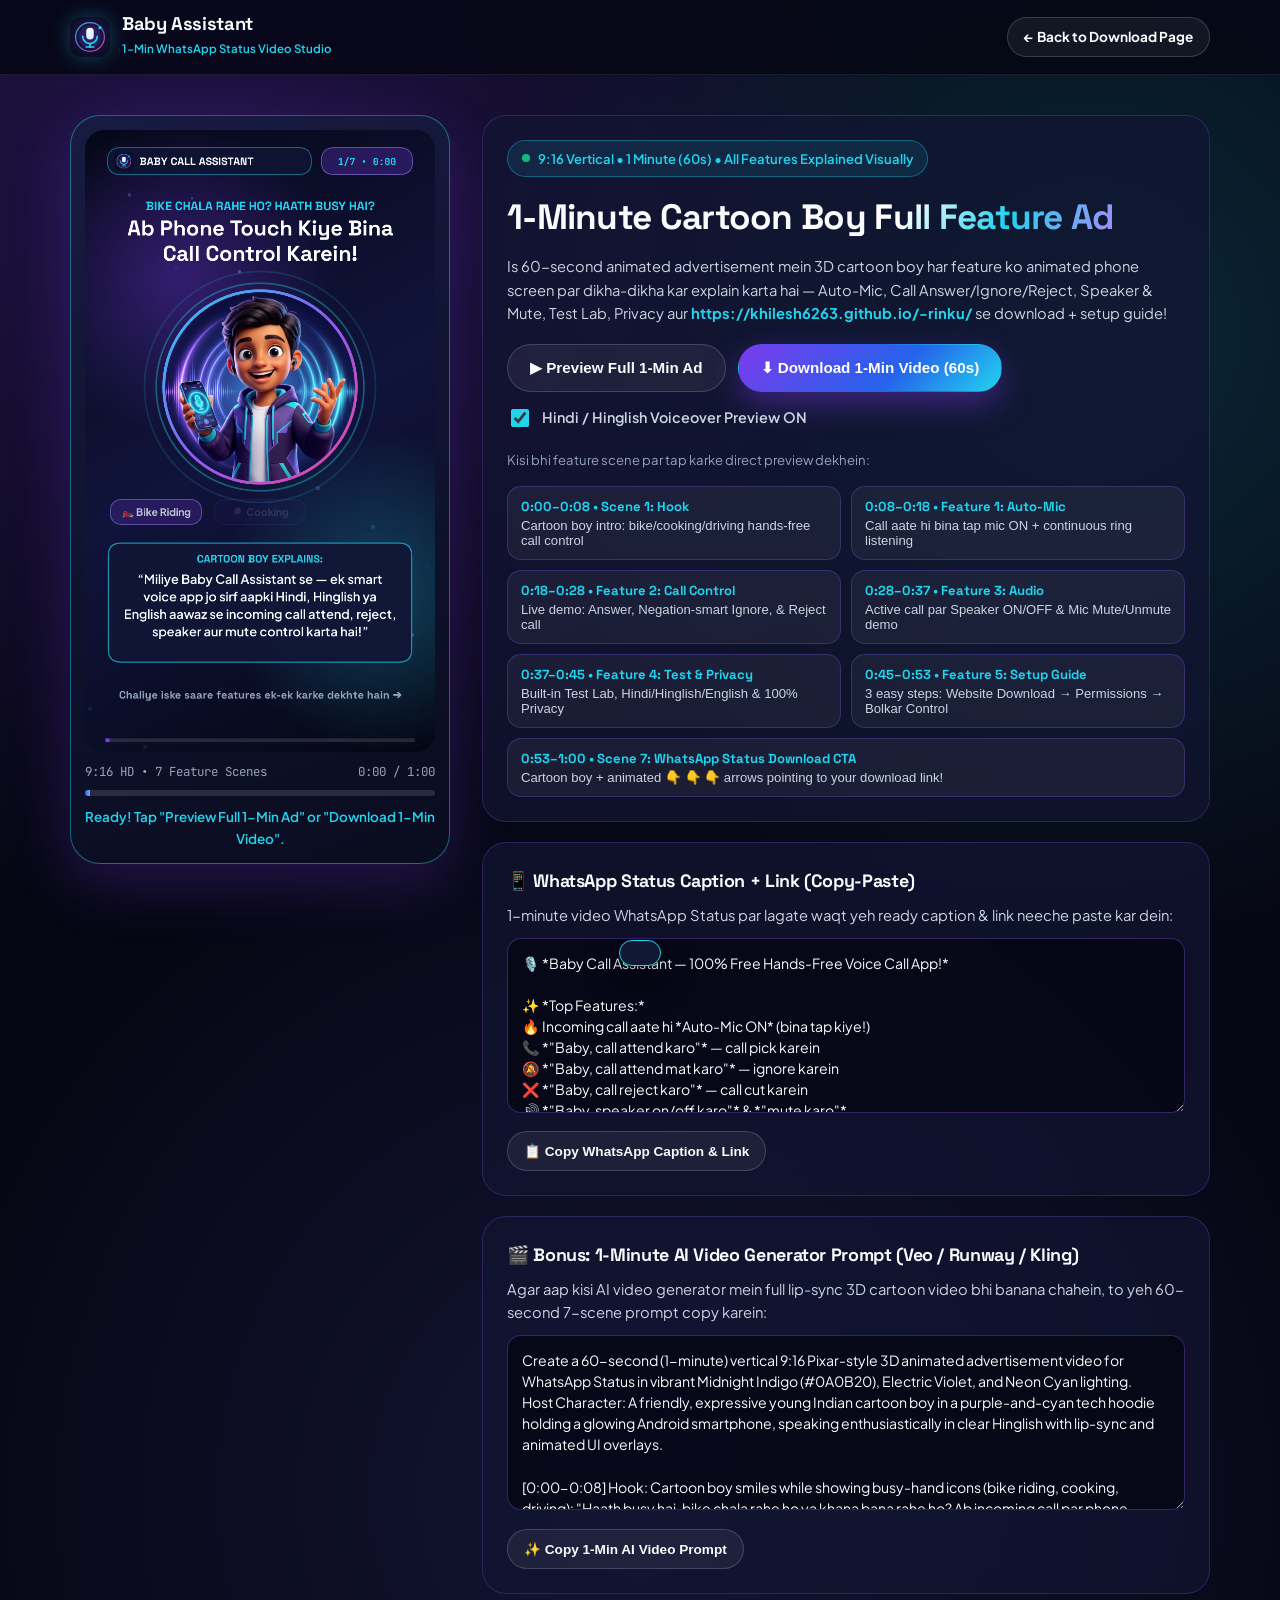
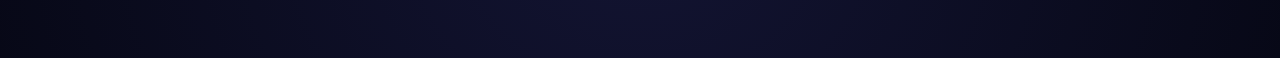
<file: docs/promo.html>
<!DOCTYPE html>
<html lang="en">
<head>
  <meta charset="UTF-8" />
  <meta name="viewport" content="width=device-width, initial-scale=1.0" />
  <title>Baby Assistant — 1-Minute WhatsApp Status Promo Video Studio</title>
  <meta
    name="description"
    content="Preview and download a 1-minute (60s) 9:16 vertical WhatsApp Status advertisement video featuring a 3D cartoon boy visually demonstrating every Baby Call Assistant feature."
  />
  <meta name="theme-color" content="#0A0B20" />
  <link rel="icon" type="image/svg+xml" href="./assets/baby-icon.svg" />
  <link rel="preconnect" href="https://fonts.googleapis.com" />
  <link rel="preconnect" href="https://fonts.gstatic.com" crossorigin />
  <link
    href="https://fonts.googleapis.com/css2?family=JetBrains+Mono:wght@500;700&family=Plus+Jakarta+Sans:wght@400;500;600;700;800&family=Space+Grotesk:wght@600;700&display=swap"
    rel="stylesheet"
  />
  <link rel="stylesheet" href="./styles.css" />
  <style>
    .promo-layout {
      display: grid;
      grid-template-columns: minmax(280px, 380px) 1fr;
      gap: 32px;
      align-items: start;
      padding: 40px 0 64px;
    }

    .canvas-shell {
      background: linear-gradient(160deg, rgba(24, 28, 66, 0.92), rgba(10, 12, 32, 0.98));
      border: 1px solid var(--border-glow);
      border-radius: 30px;
      padding: 14px;
      box-shadow: var(--shadow-glow);
    }

    #promo-canvas {
      width: 100%;
      aspect-ratio: 9 / 16;
      border-radius: 20px;
      display: block;
      background: #060818;
    }

    .progress-meta {
      display: flex;
      justify-content: space-between;
      align-items: center;
      margin-top: 10px;
      font-size: 0.78rem;
      color: var(--text-muted);
      font-family: "JetBrains Mono", monospace;
    }

    .progress-track {
      height: 6px;
      border-radius: 999px;
      background: rgba(255, 255, 255, 0.12);
      overflow: hidden;
      margin-top: 8px;
    }

    .progress-fill {
      height: 100%;
      width: 0%;
      background: linear-gradient(90deg, var(--violet), var(--cyan));
      transition: width 0.1s linear;
    }

    .status-line {
      font-size: 0.84rem;
      color: var(--cyan);
      margin-top: 10px;
      text-align: center;
      font-weight: 600;
      min-height: 22px;
    }

    .promo-controls {
      display: flex;
      flex-direction: column;
      gap: 20px;
    }

    .control-buttons {
      display: flex;
      flex-wrap: wrap;
      gap: 12px;
    }

    .voice-switch {
      display: inline-flex;
      align-items: center;
      gap: 10px;
      color: var(--text-secondary);
      font-size: 0.9rem;
      font-weight: 600;
      cursor: pointer;
    }

    .voice-switch input {
      width: 18px;
      height: 18px;
      accent-color: var(--cyan);
    }

    .copy-area {
      width: 100%;
      min-height: 175px;
      background: rgba(6, 7, 20, 0.85);
      border: 1px solid rgba(139, 92, 246, 0.35);
      border-radius: 14px;
      color: var(--text-primary);
      padding: 14px;
      font-family: "Plus Jakarta Sans", sans-serif;
      font-size: 0.88rem;
      line-height: 1.5;
      resize: vertical;
      margin: 10px 0 12px;
    }

    .scene-list {
      display: grid;
      grid-template-columns: 1fr 1fr;
      gap: 10px;
      margin-top: 16px;
    }

    .scene-pill {
      background: rgba(255, 255, 255, 0.05);
      border: 1px solid rgba(139, 92, 246, 0.28);
      border-radius: 14px;
      padding: 11px 13px;
      font-size: 0.82rem;
      color: var(--text-secondary);
      text-align: left;
      cursor: pointer;
      transition: border-color 0.2s ease, background 0.2s ease;
    }

    .scene-pill:hover {
      border-color: var(--cyan);
      background: rgba(34, 211, 238, 0.12);
    }

    .scene-pill strong {
      display: block;
      color: var(--cyan);
      margin-bottom: 3px;
      font-family: "Space Grotesk", sans-serif;
    }

    @media (max-width: 860px) {
      .promo-layout {
        grid-template-columns: 1fr;
      }

      .canvas-shell {
        max-width: 360px;
        margin: 0 auto;
        width: 100%;
      }
    }

    @media (max-width: 520px) {
      .scene-list {
        grid-template-columns: 1fr;
      }
    }
  </style>
</head>
<body>
  <header class="navbar">
    <div class="container nav-inner">
      <a href="./index.html" class="brand">
        <img src="./assets/baby-icon.svg" alt="Baby Assistant Logo" width="40" height="40" />
        <div>
          <span class="brand-name">Baby Assistant</span>
          <span class="brand-sub">1-Min WhatsApp Status Video Studio</span>
        </div>
      </a>

      <div class="nav-actions">
        <a href="./index.html" class="btn btn-secondary btn-compact">← Back to Download Page</a>
      </div>
    </div>
  </header>

  <main class="container">
    <div class="promo-layout">
      <!-- Left: 9:16 Vertical 1-Minute WhatsApp Status Ad Player -->
      <div class="canvas-shell">
        <canvas id="promo-canvas" width="720" height="1280" aria-label="Baby Assistant 1-minute WhatsApp Status advertisement video preview"></canvas>
        <div class="progress-meta">
          <span>9:16 HD • 7 Feature Scenes</span>
          <span id="promo-time-label">0:00 / 1:00</span>
        </div>
        <div class="progress-track">
          <div id="promo-progress-fill" class="progress-fill"></div>
        </div>
        <div id="promo-status" class="status-line">
          Ready! Tap "Preview Full 1-Min Ad" or "Download 1-Min Video".
        </div>
      </div>

      <!-- Right: Controls, Clickable Feature Scenes, Caption & AI Video Prompt -->
      <div class="promo-controls">
        <div class="glass-card">
          <div class="pill-badge" style="margin-bottom: 12px;">
            <span class="pulse-dot" aria-hidden="true"></span>
            <span>9:16 Vertical • 1 Minute (60s) • All Features Explained Visually</span>
          </div>
          <h1 style="font-size: clamp(1.6rem, 3vw, 2.2rem); margin-bottom: 10px;">
            1-Minute Cartoon Boy <span class="gradient-text">Full Feature Ad</span>
          </h1>
          <p style="color: var(--text-secondary); margin-bottom: 18px;">
            Is 60-second animated advertisement mein 3D cartoon boy har feature ko animated phone screen par dikha-dikha kar explain karta hai — Auto-Mic, Call Answer/Ignore/Reject, Speaker &amp; Mute, Test Lab, Privacy aur <strong id="promo-site-url" style="color: var(--cyan);"></strong> se download + setup guide!
          </p>

          <div class="control-buttons">
            <button type="button" id="btn-play-preview" class="btn btn-secondary">
              ▶ Preview Full 1-Min Ad
            </button>
            <button type="button" id="btn-record-video" class="btn btn-primary">
              ⬇ Download 1-Min Video (60s)
            </button>
          </div>

          <div style="margin-top: 14px;">
            <label class="voice-switch">
              <input type="checkbox" id="toggle-voiceover" checked />
              <span>Hindi / Hinglish Voiceover Preview ON</span>
            </label>
          </div>

          <p style="color: var(--text-muted); font-size: 0.82rem; margin: 16px 0 4px;">
            Kisi bhi feature scene par tap karke direct preview dekhein:
          </p>
          <div class="scene-list">
            <button type="button" class="scene-pill" data-jump-sec="0">
              <strong>0:00–0:08 • Scene 1: Hook</strong>
              Cartoon boy intro: bike/cooking/driving hands-free call control
            </button>
            <button type="button" class="scene-pill" data-jump-sec="8">
              <strong>0:08–0:18 • Feature 1: Auto-Mic</strong>
              Call aate hi bina tap mic ON + continuous ring listening
            </button>
            <button type="button" class="scene-pill" data-jump-sec="18">
              <strong>0:18–0:28 • Feature 2: Call Control</strong>
              Live demo: Answer, Negation-smart Ignore, &amp; Reject call
            </button>
            <button type="button" class="scene-pill" data-jump-sec="28">
              <strong>0:28–0:37 • Feature 3: Audio</strong>
              Active call par Speaker ON/OFF &amp; Mic Mute/Unmute demo
            </button>
            <button type="button" class="scene-pill" data-jump-sec="37">
              <strong>0:37–0:45 • Feature 4: Test &amp; Privacy</strong>
              Built-in Test Lab, Hindi/Hinglish/English &amp; 100% Privacy
            </button>
            <button type="button" class="scene-pill" data-jump-sec="45">
              <strong>0:45–0:53 • Feature 5: Setup Guide</strong>
              3 easy steps: Website Download → Permissions → Bolkar Control
            </button>
            <button type="button" class="scene-pill" data-jump-sec="53" style="grid-column: 1 / -1;">
              <strong>0:53–1:00 • Scene 7: WhatsApp Status Download CTA</strong>
              Cartoon boy + animated 👇 👇 👇 arrows pointing to your download link!
            </button>
          </div>
        </div>

        <div class="glass-card">
          <h3>📱 WhatsApp Status Caption + Link (Copy-Paste)</h3>
          <p>1-minute video WhatsApp Status par lagate waqt yeh ready caption &amp; link neeche paste kar dein:</p>
          <textarea id="whatsapp-caption-text" class="copy-area" readonly></textarea>
          <button type="button" id="btn-copy-caption" class="btn btn-secondary btn-compact">
            📋 Copy WhatsApp Caption &amp; Link
          </button>
        </div>

        <div class="glass-card">
          <h3>🎬 Bonus: 1-Minute AI Video Generator Prompt (Veo / Runway / Kling)</h3>
          <p>Agar aap kisi AI video generator mein full lip-sync 3D cartoon video bhi banana chahein, to yeh 60-second 7-scene prompt copy karein:</p>
          <textarea id="ai-video-prompt-text" class="copy-area" readonly></textarea>
          <button type="button" id="btn-copy-ai-prompt" class="btn btn-secondary btn-compact">
            ✨ Copy 1-Min AI Video Prompt
          </button>
        </div>
      </div>
    </div>
  </main>

  <div id="toast" class="toast" role="status" aria-live="polite"></div>
  <script src="./promo.js" defer></script>
</body>
</html>
</file>
<file: docs/styles.css>
:root {
  --bg-deep: #060714;
  --bg-surface: #0E1128;
  --bg-card: rgba(18, 22, 50, 0.72);
  --border-subtle: rgba(139, 92, 246, 0.24);
  --border-glow: rgba(34, 211, 238, 0.45);
  --text-primary: #F8FAFC;
  --text-secondary: #CBD5E1;
  --text-muted: #94A3B8;
  --violet: #7C3AED;
  --violet-light: #A78BFA;
  --cyan: #22D3EE;
  --emerald: #10B981;
  --rose: #F43F5E;
  --amber: #F59E0B;
  --radius-lg: 24px;
  --radius-md: 16px;
  --radius-pill: 999px;
  --shadow-glow: 0 20px 60px rgba(124, 58, 237, 0.24);
}

*,
*::before,
*::after {
  box-sizing: border-box;
}

html {
  scroll-behavior: smooth;
}

body {
  margin: 0;
  font-family: "Plus Jakarta Sans", -apple-system, BlinkMacSystemFont, "Segoe UI", sans-serif;
  background: radial-gradient(circle at 15% 10%, rgba(124, 58, 237, 0.24), transparent 40%),
    radial-gradient(circle at 85% 20%, rgba(34, 211, 238, 0.16), transparent 36%),
    radial-gradient(circle at 50% 90%, rgba(99, 102, 241, 0.14), transparent 45%),
    var(--bg-deep);
  color: var(--text-primary);
  line-height: 1.6;
  min-height: 100vh;
  overflow-x: hidden;
}

h1, h2, h3, h4, .brand-name {
  font-family: "Space Grotesk", sans-serif;
  letter-spacing: -0.02em;
  margin-top: 0;
}

code, .mono {
  font-family: "JetBrains Mono", monospace;
}

a {
  color: inherit;
  text-decoration: none;
}

.container {
  width: min(1140px, 92%);
  margin: 0 auto;
}

/* Navbar */
.navbar {
  position: sticky;
  top: 0;
  z-index: 50;
  background: rgba(6, 7, 20, 0.82);
  backdrop-filter: blur(18px);
  border-bottom: 1px solid rgba(255, 255, 255, 0.08);
}

.nav-inner {
  display: flex;
  align-items: center;
  justify-content: space-between;
  gap: 16px;
  padding: 14px 0;
}

.brand {
  display: flex;
  align-items: center;
  gap: 12px;
}

.brand img {
  width: 40px;
  height: 40px;
  border-radius: 12px;
  box-shadow: 0 0 20px rgba(34, 211, 238, 0.3);
}

.brand-name {
  font-size: 1.15rem;
  font-weight: 700;
  display: block;
  line-height: 1.1;
}

.brand-sub {
  font-size: 0.72rem;
  color: var(--cyan);
  font-weight: 600;
}

.nav-links {
  display: flex;
  align-items: center;
  gap: 24px;
  color: var(--text-secondary);
  font-size: 0.92rem;
  font-weight: 500;
}

.nav-links a:hover {
  color: var(--cyan);
}

.nav-actions {
  display: flex;
  align-items: center;
  gap: 10px;
}

.lang-toggle {
  display: inline-flex;
  background: rgba(255, 255, 255, 0.06);
  border: 1px solid rgba(255, 255, 255, 0.12);
  border-radius: var(--radius-pill);
  padding: 3px;
}

.lang-btn {
  border: none;
  background: transparent;
  color: var(--text-muted);
  font-size: 0.78rem;
  font-weight: 600;
  padding: 6px 12px;
  border-radius: var(--radius-pill);
  cursor: pointer;
  transition: 0.2s ease;
}

.lang-btn.active {
  background: linear-gradient(135deg, var(--violet), #4F46E5);
  color: #fff;
}

/* Buttons */
.btn {
  display: inline-flex;
  align-items: center;
  justify-content: center;
  gap: 10px;
  min-height: 48px;
  padding: 12px 22px;
  border-radius: var(--radius-pill);
  font-weight: 700;
  font-size: 0.95rem;
  border: 1px solid transparent;
  cursor: pointer;
  transition: transform 0.18s ease, box-shadow 0.2s ease, border-color 0.2s ease;
}

.btn:hover {
  transform: translateY(-2px);
}

.btn-primary {
  background: linear-gradient(135deg, var(--violet), #2563EB 60%, var(--cyan));
  color: #fff;
  box-shadow: 0 12px 32px rgba(124, 58, 237, 0.42);
}

.btn-primary:hover {
  box-shadow: 0 16px 40px rgba(34, 211, 238, 0.35);
}

.btn-secondary {
  background: rgba(255, 255, 255, 0.06);
  border-color: rgba(255, 255, 255, 0.16);
  color: var(--text-primary);
}

.btn-secondary:hover {
  border-color: var(--cyan);
}

.btn-compact {
  min-height: 40px;
  padding: 8px 16px;
  font-size: 0.85rem;
}

/* Hero */
.hero {
  padding: 64px 0 48px;
}

.hero-grid {
  display: grid;
  grid-template-columns: 1.15fr 0.85fr;
  gap: 44px;
  align-items: center;
}

.pill-badge {
  display: inline-flex;
  align-items: center;
  gap: 8px;
  padding: 7px 14px;
  border-radius: var(--radius-pill);
  background: rgba(34, 211, 238, 0.1);
  border: 1px solid rgba(34, 211, 238, 0.35);
  color: var(--cyan);
  font-size: 0.82rem;
  font-weight: 600;
  margin-bottom: 18px;
}

.pulse-dot {
  width: 8px;
  height: 8px;
  border-radius: 50%;
  background: var(--emerald);
  box-shadow: 0 0 0 0 rgba(16, 185, 129, 0.7);
  animation: pulse 1.8s infinite;
}

@keyframes pulse {
  0% { box-shadow: 0 0 0 0 rgba(16, 185, 129, 0.7); }
  70% { box-shadow: 0 0 0 10px rgba(16, 185, 129, 0); }
  100% { box-shadow: 0 0 0 0 rgba(16, 185, 129, 0); }
}

.hero h1 {
  font-size: clamp(2.1rem, 4.4vw, 3.45rem);
  line-height: 1.1;
  margin-bottom: 18px;
}

.gradient-text {
  background: linear-gradient(120deg, #FFFFFF 15%, var(--cyan) 55%, var(--violet-light) 100%);
  -webkit-background-clip: text;
  background-clip: text;
  color: transparent;
}

.hero-desc {
  color: var(--text-secondary);
  font-size: 1.06rem;
  margin-bottom: 28px;
  max-width: 560px;
}

.hero-cta-row {
  display: flex;
  flex-wrap: wrap;
  gap: 14px;
  margin-bottom: 24px;
}

.meta-strip {
  display: flex;
  flex-wrap: wrap;
  gap: 18px;
  color: var(--text-muted);
  font-size: 0.86rem;
}

.meta-strip span {
  display: inline-flex;
  align-items: center;
  gap: 6px;
}

/* Interactive Phone Mockup */
.phone-frame {
  background: linear-gradient(160deg, rgba(24, 28, 66, 0.92), rgba(10, 12, 32, 0.98));
  border: 1px solid var(--border-glow);
  border-radius: 34px;
  padding: 20px;
  box-shadow: var(--shadow-glow), inset 0 1px 0 rgba(255, 255, 255, 0.12);
  position: relative;
}

.phone-notch {
  width: 96px;
  height: 18px;
  background: #050610;
  border-radius: 12px;
  margin: 0 auto 14px;
}

.call-status-pill {
  display: inline-flex;
  align-items: center;
  gap: 8px;
  font-size: 0.76rem;
  font-weight: 700;
  letter-spacing: 0.04em;
  text-transform: uppercase;
  padding: 6px 12px;
  border-radius: var(--radius-pill);
  background: rgba(16, 185, 129, 0.16);
  color: #6EE7B7;
  border: 1px solid rgba(16, 185, 129, 0.35);
}

.call-status-pill.ringing {
  background: rgba(34, 211, 238, 0.15);
  color: var(--cyan);
  border-color: rgba(34, 211, 238, 0.4);
}

.call-status-pill.rejected {
  background: rgba(244, 63, 94, 0.16);
  color: #FDA4AF;
  border-color: rgba(244, 63, 94, 0.4);
}

.phone-header {
  text-align: center;
  margin-bottom: 16px;
}

.caller-name {
  font-size: 1.3rem;
  font-weight: 700;
  margin: 10px 0 2px;
}

.caller-sub {
  font-size: 0.85rem;
  color: var(--text-muted);
  margin: 0;
}

.orb-stage {
  display: flex;
  flex-direction: column;
  align-items: center;
  margin: 16px 0;
}

.orb-ring {
  width: 112px;
  height: 112px;
  border-radius: 50%;
  padding: 6px;
  background: conic-gradient(from 0deg, var(--cyan), var(--violet), #EC4899, var(--cyan));
  animation: spin 6s linear infinite;
  display: grid;
  place-items: center;
  box-shadow: 0 0 38px rgba(124, 58, 237, 0.55);
}

.orb-inner {
  width: 100%;
  height: 100%;
  border-radius: 50%;
  background: #0B0D24;
  display: grid;
  place-items: center;
  animation: spin-reverse 6s linear infinite;
}

.orb-inner img {
  width: 72px;
  height: 72px;
  border-radius: 50%;
}

@keyframes spin {
  to { transform: rotate(360deg); }
}

@keyframes spin-reverse {
  to { transform: rotate(-360deg); }
}

.wave-bars {
  display: flex;
  align-items: center;
  gap: 5px;
  height: 26px;
  margin-top: 12px;
}

.wave-bars span {
  width: 4px;
  border-radius: 4px;
  background: linear-gradient(180deg, var(--cyan), var(--violet));
  animation: wave 1s ease-in-out infinite;
}

.wave-bars span:nth-child(2) { animation-delay: 0.12s; }
.wave-bars span:nth-child(3) { animation-delay: 0.24s; }
.wave-bars span:nth-child(4) { animation-delay: 0.36s; }
.wave-bars span:nth-child(5) { animation-delay: 0.18s; }

@keyframes wave {
  0%, 100% { height: 8px; opacity: 0.55; }
  50% { height: 24px; opacity: 1; }
}

.sim-response {
  background: rgba(255, 255, 255, 0.05);
  border: 1px solid rgba(255, 255, 255, 0.1);
  border-radius: 14px;
  padding: 12px 14px;
  font-size: 0.86rem;
  color: var(--text-secondary);
  margin-bottom: 14px;
  min-height: 66px;
}

.sim-response strong {
  color: var(--cyan);
  display: block;
  margin-bottom: 3px;
}

.demo-chips {
  display: grid;
  grid-template-columns: 1fr 1fr;
  gap: 8px;
}

.chip-btn {
  border: 1px solid rgba(139, 92, 246, 0.35);
  background: rgba(124, 58, 237, 0.14);
  color: var(--text-primary);
  border-radius: 12px;
  padding: 9px 10px;
  font-size: 0.78rem;
  font-weight: 600;
  cursor: pointer;
  text-align: left;
  transition: 0.18s ease;
}

.chip-btn:hover {
  border-color: var(--cyan);
  background: rgba(34, 211, 238, 0.16);
}

.chip-btn.reset-chip {
  grid-column: span 2;
  text-align: center;
  background: rgba(255, 255, 255, 0.05);
  border-color: rgba(255, 255, 255, 0.15);
  color: var(--text-secondary);
}

/* Sections */
.section {
  padding: 58px 0;
}

.section-head {
  text-align: center;
  max-width: 680px;
  margin: 0 auto 38px;
}

.section-tag {
  font-size: 0.8rem;
  font-weight: 700;
  letter-spacing: 0.1em;
  text-transform: uppercase;
  color: var(--cyan);
  margin-bottom: 8px;
}

.section-head h2 {
  font-size: clamp(1.7rem, 3vw, 2.4rem);
  margin-bottom: 12px;
}

.section-head p {
  color: var(--text-secondary);
  margin: 0;
}

/* Cards */
.card-grid {
  display: grid;
  grid-template-columns: repeat(3, 1fr);
  gap: 20px;
}

.glass-card {
  background: var(--bg-card);
  border: 1px solid var(--border-subtle);
  border-radius: var(--radius-lg);
  padding: 24px;
  backdrop-filter: blur(12px);
  transition: border-color 0.2s ease, transform 0.2s ease;
}

.glass-card:hover {
  border-color: var(--border-glow);
  transform: translateY(-3px);
}

.icon-box {
  width: 46px;
  height: 46px;
  border-radius: 14px;
  background: linear-gradient(135deg, rgba(124, 58, 237, 0.35), rgba(34, 211, 238, 0.22));
  border: 1px solid rgba(167, 139, 250, 0.35);
  display: grid;
  place-items: center;
  font-size: 1.35rem;
  margin-bottom: 14px;
}

.glass-card h3 {
  font-size: 1.12rem;
  margin-bottom: 8px;
}

.glass-card p {
  color: var(--text-secondary);
  font-size: 0.92rem;
  margin: 0;
}

/* Commands Grid */
.commands-grid {
  display: grid;
  grid-template-columns: repeat(2, 1fr);
  gap: 18px;
}

.command-card {
  display: flex;
  flex-direction: column;
  gap: 10px;
}

.command-header {
  display: flex;
  align-items: center;
  justify-content: space-between;
  gap: 10px;
}

.intent-badge {
  font-size: 0.74rem;
  font-weight: 700;
  padding: 4px 10px;
  border-radius: var(--radius-pill);
  background: rgba(34, 211, 238, 0.15);
  color: var(--cyan);
}

.intent-badge.warn {
  background: rgba(245, 158, 11, 0.16);
  color: #FCD34D;
}

.intent-badge.danger {
  background: rgba(244, 63, 94, 0.16);
  color: #FDA4AF;
}

.phrase-list {
  display: flex;
  flex-wrap: wrap;
  gap: 8px;
}

.phrase-pill {
  background: rgba(255, 255, 255, 0.06);
  border: 1px solid rgba(255, 255, 255, 0.12);
  border-radius: 10px;
  padding: 7px 12px;
  font-size: 0.86rem;
  color: var(--text-primary);
}

/* Install Steps */
.steps-grid {
  display: grid;
  grid-template-columns: repeat(3, 1fr);
  gap: 20px;
}

.step-num {
  width: 36px;
  height: 36px;
  border-radius: 50%;
  background: linear-gradient(135deg, var(--violet), var(--cyan));
  color: #fff;
  font-weight: 800;
  display: grid;
  place-items: center;
  margin-bottom: 14px;
}

/* Release Verification Box */
.download-box {
  background: linear-gradient(135deg, rgba(124, 58, 237, 0.18), rgba(14, 17, 40, 0.92));
  border: 1px solid var(--border-glow);
  border-radius: 28px;
  padding: 34px;
  display: grid;
  grid-template-columns: 1.2fr 0.8fr;
  gap: 28px;
  align-items: center;
}

.spec-list {
  display: grid;
  grid-template-columns: 1fr 1fr;
  gap: 12px;
  margin-top: 18px;
}

.spec-item {
  background: rgba(255, 255, 255, 0.05);
  border: 1px solid rgba(255, 255, 255, 0.08);
  border-radius: 14px;
  padding: 12px 14px;
}

.spec-label {
  font-size: 0.74rem;
  color: var(--text-muted);
  display: block;
}

.spec-value {
  font-size: 0.92rem;
  font-weight: 700;
  word-break: break-all;
}

.download-actions {
  display: flex;
  flex-direction: column;
  gap: 12px;
}

.qr-card {
  display: flex;
  align-items: center;
  gap: 16px;
  padding: 16px;
  border-radius: 20px;
  background: rgba(10, 12, 32, 0.72);
  border: 1px solid rgba(34, 211, 238, 0.32);
  box-shadow: 0 12px 32px rgba(0, 0, 0, 0.35);
}

.qr-frame {
  flex-shrink: 0;
  padding: 10px;
  background: #FFFFFF;
  border-radius: 16px;
  box-shadow: 0 0 24px rgba(34, 211, 238, 0.25);
  display: grid;
  place-items: center;
}

.qr-code-box {
  width: 132px;
  height: 132px;
  display: grid;
  place-items: center;
}

.qr-code-box svg,
.qr-code-box img {
  width: 132px;
  height: 132px;
  display: block;
  border-radius: 4px;
}

.qr-caption {
  display: flex;
  flex-direction: column;
  gap: 6px;
  min-width: 0;
}

.qr-caption strong {
  font-family: "Space Grotesk", sans-serif;
  font-size: 1rem;
  color: var(--text-primary);
}

.qr-caption span {
  font-size: 0.82rem;
  color: var(--text-secondary);
  line-height: 1.45;
}

.qr-copy-btn {
  margin-top: 4px;
  align-self: flex-start;
  display: inline-flex;
  align-items: center;
  gap: 6px;
  padding: 7px 12px;
  min-height: 36px;
  border-radius: var(--radius-pill);
  border: 1px solid rgba(139, 92, 246, 0.45);
  background: rgba(124, 58, 237, 0.18);
  color: var(--text-primary);
  font-size: 0.78rem;
  font-weight: 600;
  cursor: pointer;
  transition: border-color 0.2s ease, background 0.2s ease;
}

.qr-copy-btn:hover {
  border-color: var(--cyan);
  background: rgba(34, 211, 238, 0.18);
}

@media (max-width: 480px) {
  .qr-card {
    flex-direction: column;
    text-align: center;
  }

  .qr-copy-btn {
    align-self: center;
  }
}

.toast {
  position: fixed;
  bottom: 24px;
  left: 50%;
  transform: translateX(-50%) translateY(90px);
  background: #111834;
  border: 1px solid var(--cyan);
  color: #fff;
  padding: 12px 20px;
  border-radius: var(--radius-pill);
  font-size: 0.9rem;
  font-weight: 600;
  box-shadow: 0 12px 32px rgba(0, 0, 0, 0.5);
  transition: transform 0.25s ease;
  z-index: 100;
}

.toast.show {
  transform: translateX(-50%) translateY(0);
}

/* FAQ */
.faq-list {
  max-width: 780px;
  margin: 0 auto;
  display: flex;
  flex-direction: column;
  gap: 12px;
}

.faq-item {
  background: var(--bg-card);
  border: 1px solid var(--border-subtle);
  border-radius: var(--radius-md);
  overflow: hidden;
}

.faq-item summary {
  padding: 18px 20px;
  font-weight: 700;
  cursor: pointer;
  list-style: none;
  display: flex;
  justify-content: space-between;
  align-items: center;
}

.faq-item summary::-webkit-details-marker {
  display: none;
}

.faq-item summary::after {
  content: "+";
  color: var(--cyan);
  font-size: 1.3rem;
}

.faq-item[open] summary::after {
  content: "−";
}

.faq-item p {
  margin: 0;
  padding: 0 20px 18px;
  color: var(--text-secondary);
  font-size: 0.94rem;
}

/* Footer */
.footer {
  border-top: 1px solid rgba(255, 255, 255, 0.08);
  padding: 34px 0 46px;
  margin-top: 30px;
  color: var(--text-muted);
  font-size: 0.88rem;
}

.footer-inner {
  display: flex;
  flex-wrap: wrap;
  justify-content: space-between;
  align-items: center;
  gap: 16px;
}

.footer-links {
  display: flex;
  gap: 20px;
}

.footer-links a:hover {
  color: var(--cyan);
}

@media (max-width: 920px) {
  .hero-grid,
  .download-box {
    grid-template-columns: 1fr;
  }

  .card-grid,
  .steps-grid {
    grid-template-columns: 1fr 1fr;
  }

  .nav-links {
    display: none;
  }
}

@media (max-width: 620px) {
  .card-grid,
  .steps-grid,
  .commands-grid,
  .spec-list {
    grid-template-columns: 1fr;
  }

  .hero {
    padding-top: 36px;
  }

  .demo-chips {
    grid-template-columns: 1fr;
  }

  .chip-btn.reset-chip {
    grid-column: span 1;
  }
}
</file>
